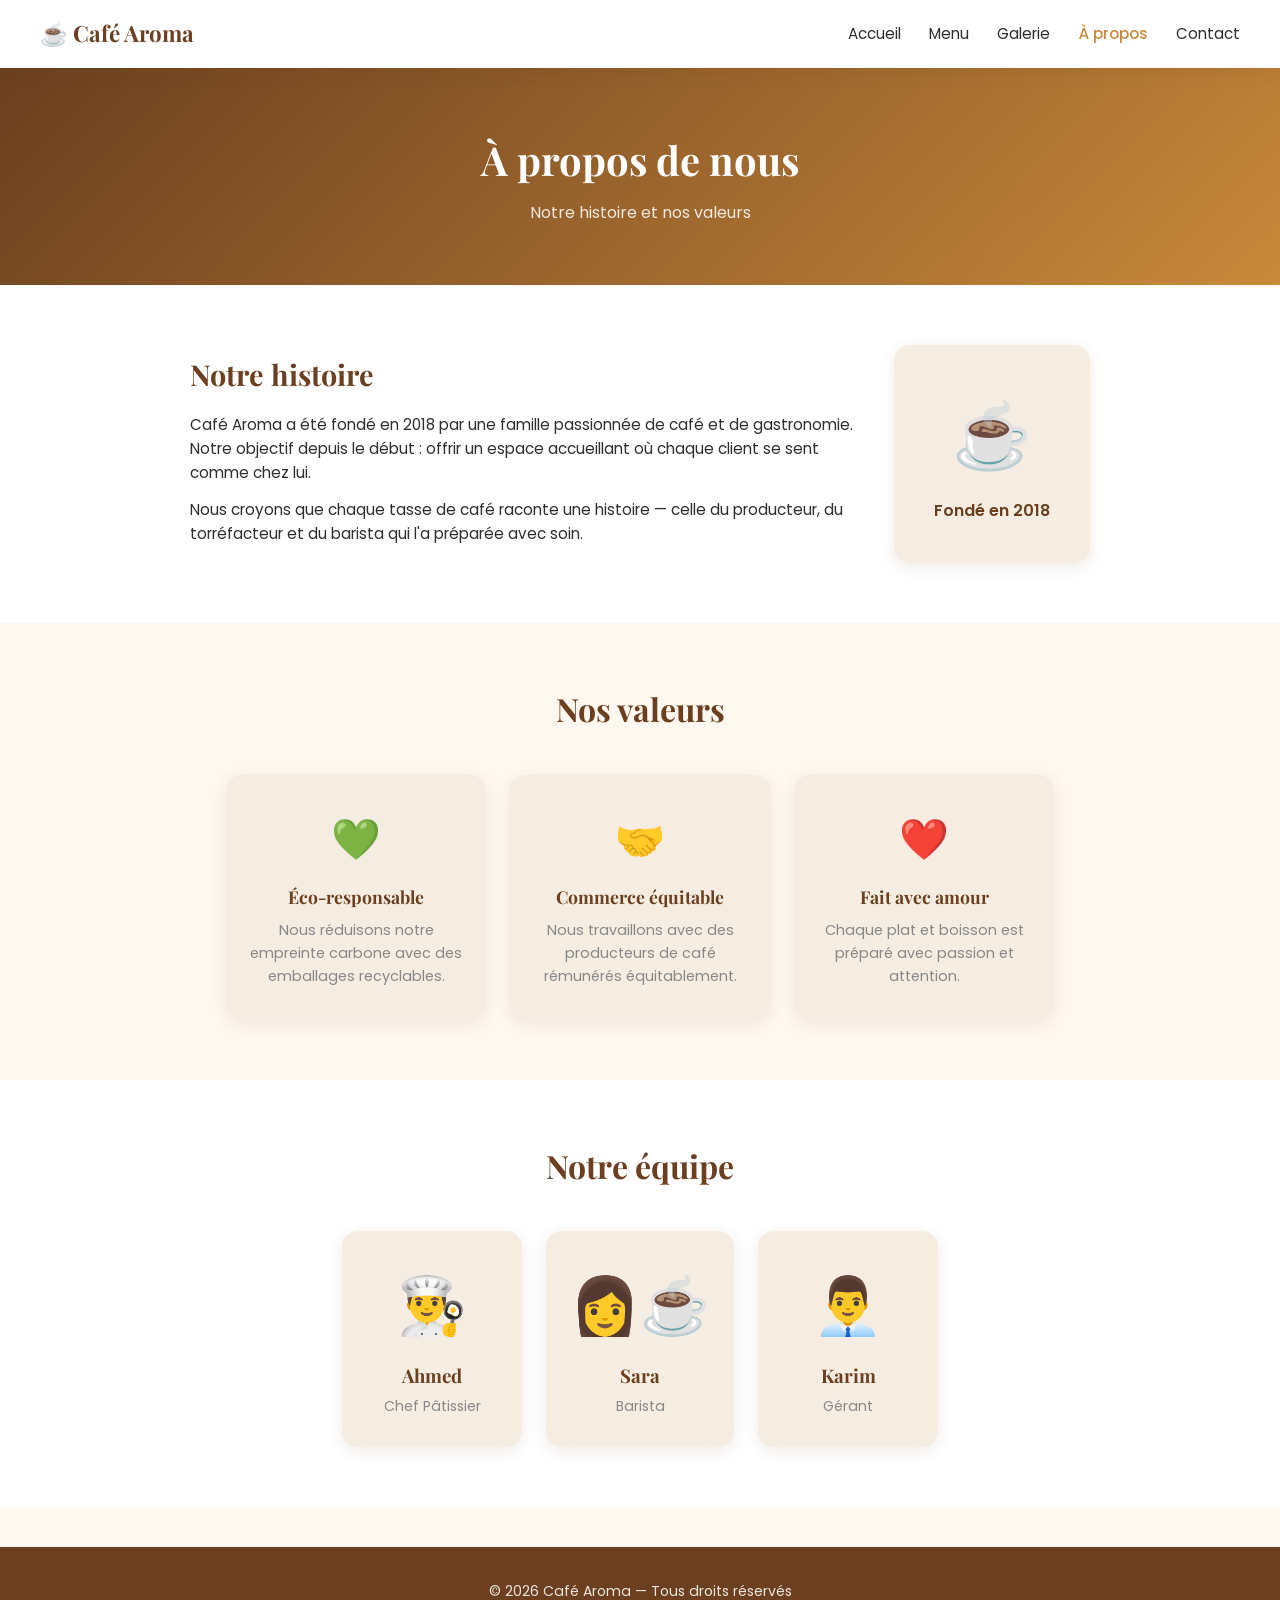
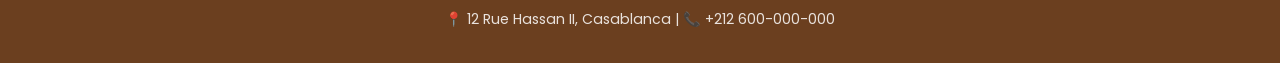
<file: apropos.html>
<!DOCTYPE html>
<html lang="fr">
<head>
  <meta charset="UTF-8" />
  <meta name="viewport" content="width=device-width, initial-scale=1.0" />
  <title>Café Aroma - À propos</title>
  <link rel="stylesheet" href="style.css" />
  <link href="https://fonts.googleapis.com/css2?family=Playfair+Display:wght@400;700&family=Poppins:wght@300;400;500&display=swap" rel="stylesheet" />
</head>
<body>

  <!-- NAVBAR -->
  <nav class="navbar" id="navbar">
    <div class="logo">☕ Café Aroma</div>
    <button class="hamburger" id="hamburger" aria-label="Menu">
      <span></span><span></span><span></span>
    </button>
    <ul class="nav-links" id="nav-links">
      <li><a href="index.html">Accueil</a></li>
      <li><a href="menu.html">Menu</a></li>
      <li><a href="galerie.html">Galerie</a></li>
      <li><a href="apropos.html" class="active">À propos</a></li>
      <li><a href="contact.html">Contact</a></li>
    </ul>
  </nav>

  <!-- EN-TÊTE -->
  <div class="page-header">
    <h1>À propos de nous</h1>
    <p>Notre histoire et nos valeurs</p>
  </div>

  <!-- SECTION HISTOIRE -->
  <section class="about-section">
    <div class="about-container">

      <div class="about-text">
        <h2>Notre histoire</h2>
        <p>
          Café Aroma a été fondé en 2018 par une famille passionnée de café et de gastronomie.
          Notre objectif depuis le début : offrir un espace accueillant où chaque client se sent
          comme chez lui.
        </p>
        <p>
          Nous croyons que chaque tasse de café raconte une histoire — celle du producteur,
          du torréfacteur et du barista qui l'a préparée avec soin.
        </p>
      </div>

      <div class="about-emoji-card">
        <span>☕</span>
        <p>Fondé en 2018</p>
      </div>

    </div>
  </section>

  <!-- SECTION VALEURS -->
  <section class="values-section">
    <h2 class="section-title">Nos valeurs</h2>
    <div class="features-grid">
      <div class="card">
        <span class="icon">💚</span>
        <h3>Éco-responsable</h3>
        <p>Nous réduisons notre empreinte carbone avec des emballages recyclables.</p>
      </div>
      <div class="card">
        <span class="icon">🤝</span>
        <h3>Commerce équitable</h3>
        <p>Nous travaillons avec des producteurs de café rémunérés équitablement.</p>
      </div>
      <div class="card">
        <span class="icon">❤️</span>
        <h3>Fait avec amour</h3>
        <p>Chaque plat et boisson est préparé avec passion et attention.</p>
      </div>
    </div>
  </section>

  <!-- ÉQUIPE -->
  <section class="team-section">
    <h2 class="section-title">Notre équipe</h2>
    <div class="team-grid">
      <div class="team-card">
        <div class="team-avatar">👨‍🍳</div>
        <h3>Ahmed</h3>
        <p>Chef Pâtissier</p>
      </div>
      <div class="team-card">
        <div class="team-avatar">👩‍☕</div>
        <h3>Sara</h3>
        <p>Barista</p>
      </div>
      <div class="team-card">
        <div class="team-avatar">👨‍💼</div>
        <h3>Karim</h3>
        <p>Gérant</p>
      </div>
    </div>
  </section>

  <!-- FOOTER -->
  <footer class="footer">
    <p>© 2026 Café Aroma — Tous droits réservés</p>
    <p>📍 12 Rue Hassan II, Casablanca | 📞 +212 600-000-000</p>
  </footer>

  <script src="script.js"></script>
</body>
</html>
</file>
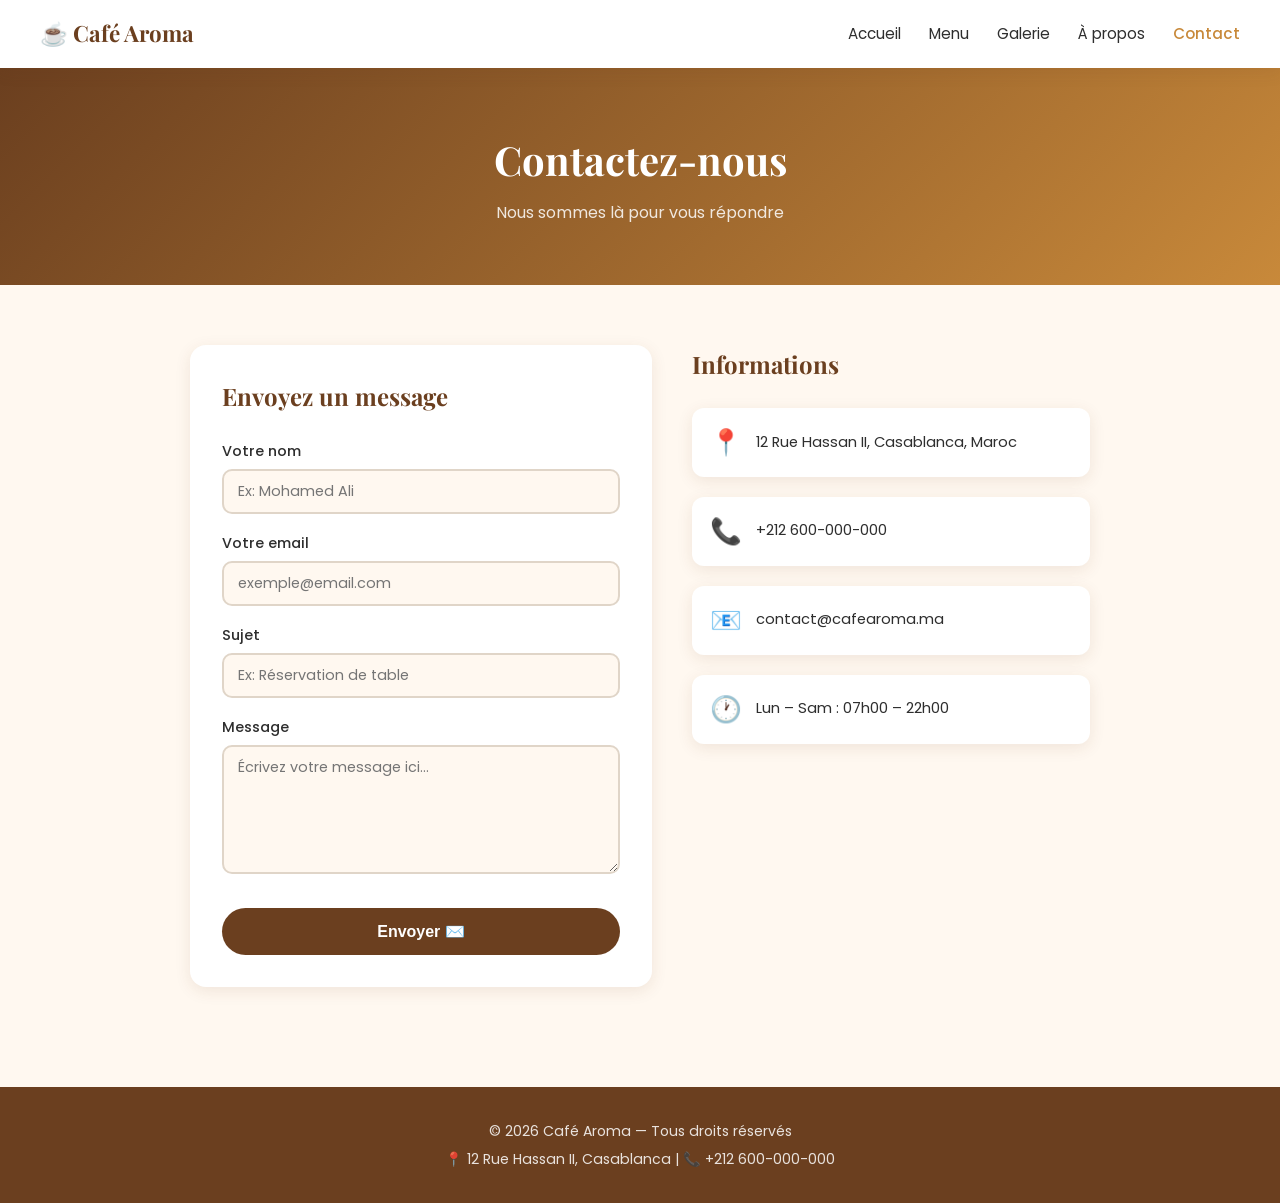
<file: contact.html>
<!DOCTYPE html>
<html lang="fr">
<head>
  <meta charset="UTF-8" />
  <meta name="viewport" content="width=device-width, initial-scale=1.0" />
  <title>Café Aroma - Contact</title>
  <link rel="stylesheet" href="style.css" />
  <link href="https://fonts.googleapis.com/css2?family=Playfair+Display:wght@400;700&family=Poppins:wght@300;400;500&display=swap" rel="stylesheet" />
</head>
<body>

  <!-- NAVBAR -->
  <nav class="navbar" id="navbar">
    <div class="logo">☕ Café Aroma</div>
    <button class="hamburger" id="hamburger" aria-label="Menu">
      <span></span><span></span><span></span>
    </button>
    <ul class="nav-links" id="nav-links">
      <li><a href="index.html">Accueil</a></li>
      <li><a href="menu.html">Menu</a></li>
      <li><a href="galerie.html">Galerie</a></li>
      <li><a href="apropos.html">À propos</a></li>
      <li><a href="contact.html" class="active">Contact</a></li>
    </ul>
  </nav>

  <!-- EN-TÊTE -->
  <div class="page-header">
    <h1>Contactez-nous</h1>
    <p>Nous sommes là pour vous répondre</p>
  </div>

  <!-- SECTION CONTACT -->
  <section class="contact-section">
    <div class="contact-container">

      <!-- FORMULAIRE -->
      <div class="contact-form">
        <h2>Envoyez un message</h2>

        <div class="form-group">
          <label for="nom">Votre nom</label>
          <input type="text" id="nom" placeholder="Ex: Mohamed Ali" />
        </div>

        <div class="form-group">
          <label for="email">Votre email</label>
          <input type="email" id="email" placeholder="exemple@email.com" />
        </div>

        <div class="form-group">
          <label for="sujet">Sujet</label>
          <input type="text" id="sujet" placeholder="Ex: Réservation de table" />
        </div>

        <div class="form-group">
          <label for="message">Message</label>
          <textarea id="message" rows="5" placeholder="Écrivez votre message ici..."></textarea>
        </div>

        <!-- Bouton d'envoi (JS gère la validation) -->
        <button class="btn" id="send-btn" onclick="envoyerMessage()">Envoyer ✉️</button>

        <!-- Message de confirmation (caché par défaut) -->
        <p id="confirmation" class="confirmation-msg" style="display:none;">
          ✅ Votre message a été envoyé ! Merci.
        </p>
      </div>

      <!-- INFOS CONTACT -->
      <div class="contact-info">
        <h2>Informations</h2>
        <div class="info-item">
          <span>📍</span>
          <p>12 Rue Hassan II, Casablanca, Maroc</p>
        </div>
        <div class="info-item">
          <span>📞</span>
          <p>+212 600-000-000</p>
        </div>
        <div class="info-item">
          <span>📧</span>
          <p>contact@cafearoma.ma</p>
        </div>
        <div class="info-item">
          <span>🕐</span>
          <p>Lun – Sam : 07h00 – 22h00</p>
        </div>
      </div>

    </div>
  </section>

  <!-- FOOTER -->
  <footer class="footer">
    <p>© 2026 Café Aroma — Tous droits réservés</p>
    <p>📍 12 Rue Hassan II, Casablanca | 📞 +212 600-000-000</p>
  </footer>

  <script src="script.js"></script>
</body>
</html>
</file>
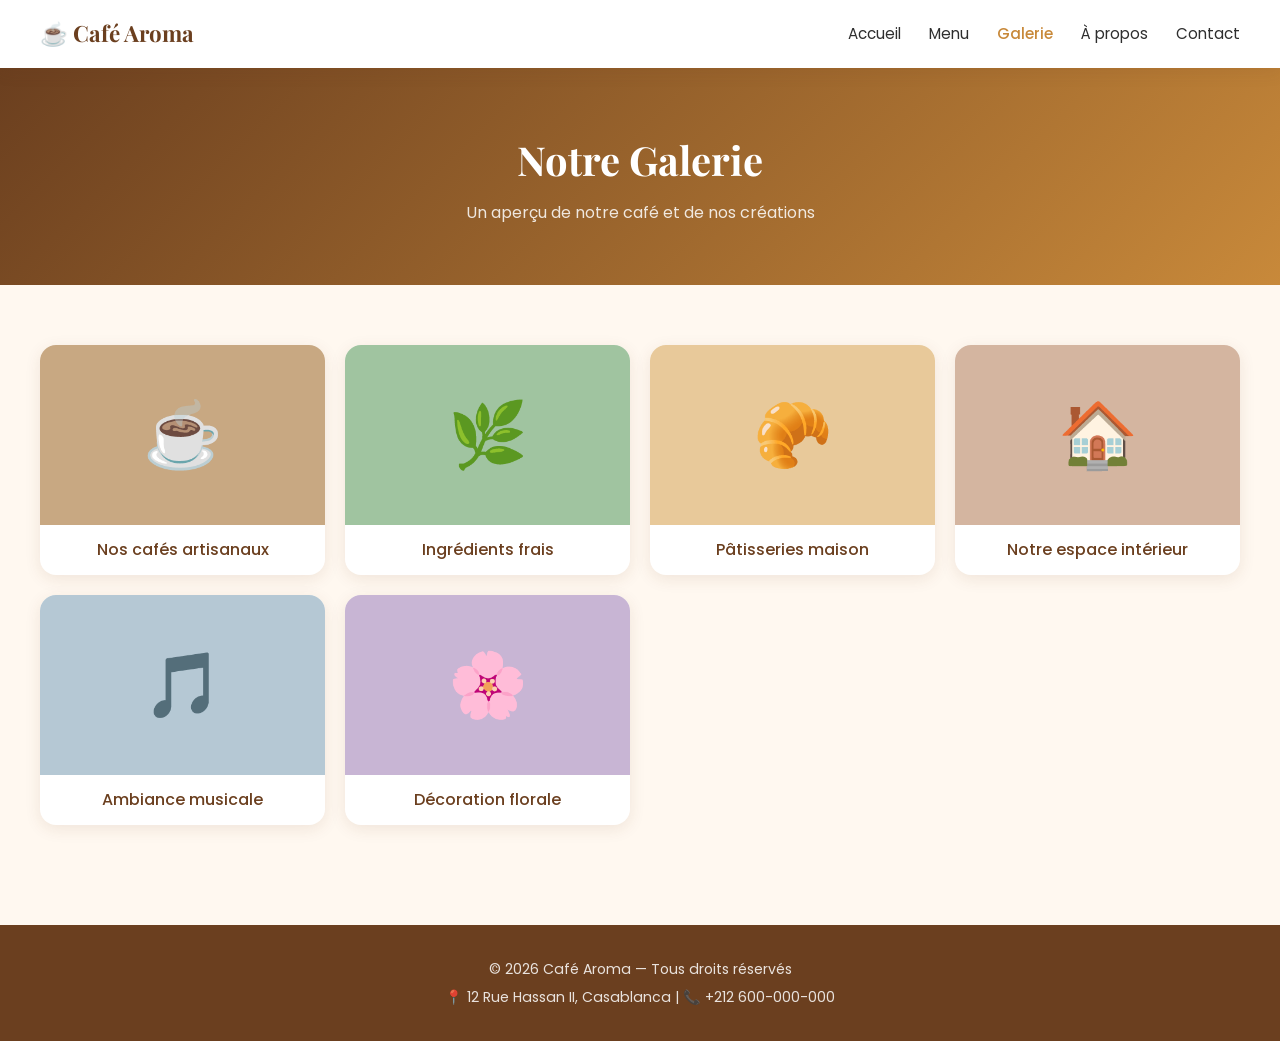
<file: galerie.html>
<!DOCTYPE html>
<html lang="fr">
<head>
  <meta charset="UTF-8" />
  <meta name="viewport" content="width=device-width, initial-scale=1.0" />
  <title>Café Aroma - Galerie</title>
  <link rel="stylesheet" href="style.css" />
  <link href="https://fonts.googleapis.com/css2?family=Playfair+Display:wght@400;700&family=Poppins:wght@300;400;500&display=swap" rel="stylesheet" />
</head>
<body>

  <!-- NAVBAR -->
  <nav class="navbar" id="navbar">
    <div class="logo">☕ Café Aroma</div>
    <button class="hamburger" id="hamburger" aria-label="Menu">
      <span></span><span></span><span></span>
    </button>
    <ul class="nav-links" id="nav-links">
      <li><a href="index.html">Accueil</a></li>
      <li><a href="menu.html">Menu</a></li>
      <li><a href="galerie.html" class="active">Galerie</a></li>
      <li><a href="apropos.html">À propos</a></li>
      <li><a href="contact.html">Contact</a></li>
    </ul>
  </nav>

  <!-- EN-TÊTE -->
  <div class="page-header">
    <h1>Notre Galerie</h1>
    <p>Un aperçu de notre café et de nos créations</p>
  </div>

  <!-- GRILLE GALERIE -->
  <section class="galerie-section">
    <div class="galerie-grid">

      <div class="galerie-card">
        <div class="galerie-img" style="background-color: #c8a882;">
          <span>☕</span>
        </div>
        <p>Nos cafés artisanaux</p>
      </div>

      <div class="galerie-card">
        <div class="galerie-img" style="background-color: #a0c4a0;">
          <span>🌿</span>
        </div>
        <p>Ingrédients frais</p>
      </div>

      <div class="galerie-card">
        <div class="galerie-img" style="background-color: #e8c99a;">
          <span>🥐</span>
        </div>
        <p>Pâtisseries maison</p>
      </div>

      <div class="galerie-card">
        <div class="galerie-img" style="background-color: #d4b5a0;">
          <span>🏠</span>
        </div>
        <p>Notre espace intérieur</p>
      </div>

      <div class="galerie-card">
        <div class="galerie-img" style="background-color: #b5c8d4;">
          <span>🎵</span>
        </div>
        <p>Ambiance musicale</p>
      </div>

      <div class="galerie-card">
        <div class="galerie-img" style="background-color: #c8b5d4;">
          <span>🌸</span>
        </div>
        <p>Décoration florale</p>
      </div>

    </div>
  </section>

  <!-- FOOTER -->
  <footer class="footer">
    <p>© 2026 Café Aroma — Tous droits réservés</p>
    <p>📍 12 Rue Hassan II, Casablanca | 📞 +212 600-000-000</p>
  </footer>

  <script src="script.js"></script>
</body>
</html>
</file>
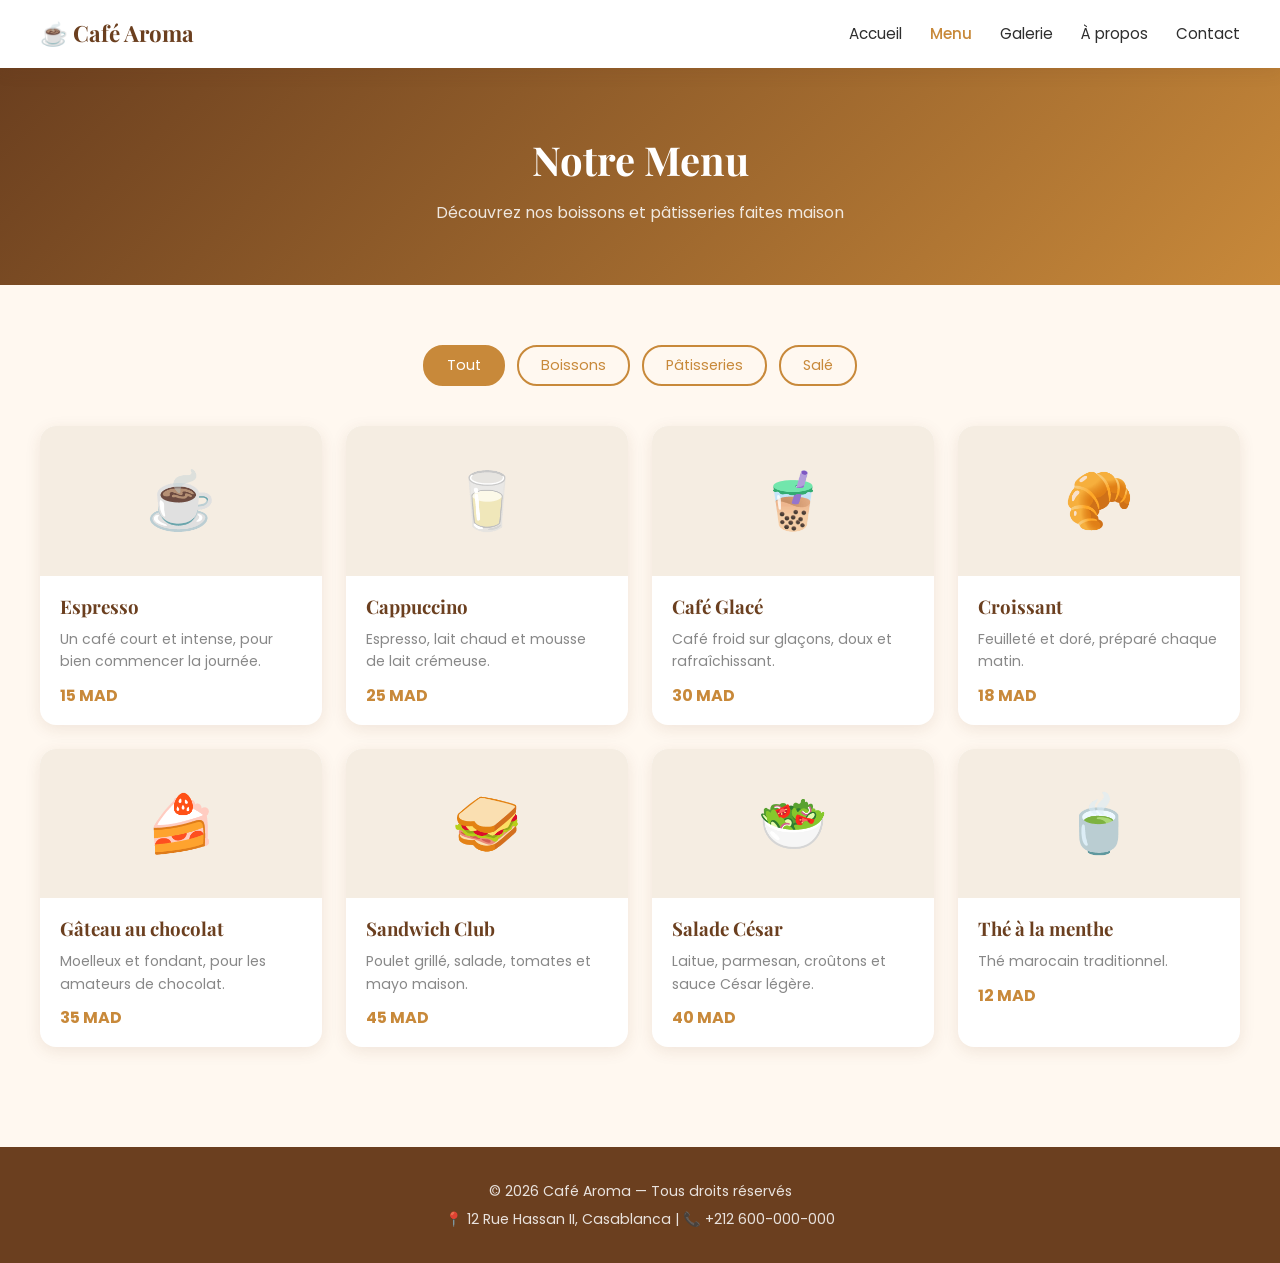
<file: menu.html>
<!DOCTYPE html>
<html lang="fr">
<head>
  <meta charset="UTF-8" />
  <meta name="viewport" content="width=device-width, initial-scale=1.0" />
  <title>Café Aroma - Menu</title>
  <link rel="stylesheet" href="style.css" />
  <link href="https://fonts.googleapis.com/css2?family=Playfair+Display:wght@400;700&family=Poppins:wght@300;400;500&display=swap" rel="stylesheet" />
</head>
<body>

  <!-- NAVBAR -->
  <nav class="navbar" id="navbar">
    <div class="logo">☕ Café Aroma</div>
    <button class="hamburger" id="hamburger" aria-label="Menu">
      <span></span><span></span><span></span>
    </button>
    <ul class="nav-links" id="nav-links">
      <li><a href="index.html">Accueil</a></li>
      <li><a href="menu.html" class="active">Menu</a></li>
      <li><a href="galerie.html">Galerie</a></li>
      <li><a href="apropos.html">À propos</a></li>
      <li><a href="contact.html">Contact</a></li>
    </ul>
  </nav>

  <!-- EN-TÊTE DE PAGE -->
  <div class="page-header">
    <h1>Notre Menu</h1>
    <p>Découvrez nos boissons et pâtisseries faites maison</p>
  </div>

  <!-- FILTRES PAR CATÉGORIE -->
  <section class="menu-section">
    <div class="filter-btns">
      <button class="filter-btn active" data-cat="all">Tout</button>
      <button class="filter-btn" data-cat="boissons">Boissons</button>
      <button class="filter-btn" data-cat="patisseries">Pâtisseries</button>
      <button class="filter-btn" data-cat="salé">Salé</button>
    </div>

    <!-- GRILLE DES PRODUITS -->
    <div class="menu-grid" id="menu-grid">

      <div class="menu-item" data-cat="boissons">
        <div class="menu-img">☕</div>
        <div class="menu-info">
          <h3>Espresso</h3>
          <p>Un café court et intense, pour bien commencer la journée.</p>
          <span class="price">15 MAD</span>
        </div>
      </div>

      <div class="menu-item" data-cat="boissons">
        <div class="menu-img">🥛</div>
        <div class="menu-info">
          <h3>Cappuccino</h3>
          <p>Espresso, lait chaud et mousse de lait crémeuse.</p>
          <span class="price">25 MAD</span>
        </div>
      </div>

      <div class="menu-item" data-cat="boissons">
        <div class="menu-img">🧋</div>
        <div class="menu-info">
          <h3>Café Glacé</h3>
          <p>Café froid sur glaçons, doux et rafraîchissant.</p>
          <span class="price">30 MAD</span>
        </div>
      </div>

      <div class="menu-item" data-cat="patisseries">
        <div class="menu-img">🥐</div>
        <div class="menu-info">
          <h3>Croissant</h3>
          <p>Feuilleté et doré, préparé chaque matin.</p>
          <span class="price">18 MAD</span>
        </div>
      </div>

      <div class="menu-item" data-cat="patisseries">
        <div class="menu-img">🍰</div>
        <div class="menu-info">
          <h3>Gâteau au chocolat</h3>
          <p>Moelleux et fondant, pour les amateurs de chocolat.</p>
          <span class="price">35 MAD</span>
        </div>
      </div>

      <div class="menu-item" data-cat="salé">
        <div class="menu-img">🥪</div>
        <div class="menu-info">
          <h3>Sandwich Club</h3>
          <p>Poulet grillé, salade, tomates et mayo maison.</p>
          <span class="price">45 MAD</span>
        </div>
      </div>

      <div class="menu-item" data-cat="salé">
        <div class="menu-img">🥗</div>
        <div class="menu-info">
          <h3>Salade César</h3>
          <p>Laitue, parmesan, croûtons et sauce César légère.</p>
          <span class="price">40 MAD</span>
        </div>
      </div>

      <div class="menu-item" data-cat="boissons">
        <div class="menu-img">🍵</div>
        <div class="menu-info">
          <h3>Thé à la menthe</h3>
          <p>Thé marocain traditionnel.</p>
          <span class="price">12 MAD</span>
        </div>
      </div>

    </div>
  </section>

  <!-- FOOTER -->
  <footer class="footer">
    <p>© 2026 Café Aroma — Tous droits réservés</p>
    <p>📍 12 Rue Hassan II, Casablanca | 📞 +212 600-000-000</p>
  </footer>

  <script src="script.js"></script>
</body>
</html>
</file>
<file: style.css>
/* =============================================
   index.css — Café Aroma
   Projet Web 1 — HTML5 / CSS / JavaScript
   ============================================= */

/* ===== VARIABLES DE COULEURS ===== */
:root {
  --marron:     #6b3f1f;
  --beige:      #f5ede2;
  --creme:      #fff8f0;
  --or:         #c8893a;
  --texte:      #2e2e2e;
  --gris:       #888;
  --blanc:      #ffffff;
  --ombre:      0 4px 16px rgba(107, 63, 31, 0.1);
}

/* ===== RESET DE BASE ===== */
* {
  margin: 0;
  padding: 0;
  box-sizing: border-box;
}

body {
  font-family: 'Poppins', sans-serif;
  background-color: var(--creme);
  color: var(--texte);
  line-height: 1.6;
}

h1, h2, h3 {
  font-family: 'Playfair Display', serif;
}

/* ===== NAVBAR ===== */
.navbar {
  display: flex;
  justify-content: space-between;
  align-items: center;
  padding: 16px 40px;
  background-color: var(--blanc);
  box-shadow: var(--ombre);
  position: sticky;
  top: 0;
  z-index: 100;
}

.logo {
  font-family: 'Playfair Display', serif;
  font-size: 1.4rem;
  color: var(--marron);
  font-weight: 700;
}

.nav-links {
  list-style: none;
  display: flex;
  gap: 28px;
}

.nav-links a {
  text-decoration: none;
  color: var(--texte);
  font-size: 0.95rem;
  font-weight: 400;
  transition: color 0.2s;
}

.nav-links a:hover,
.nav-links a.active {
  color: var(--or);
  font-weight: 500;
}

/* Bouton hamburger (mobile) */
.hamburger {
  display: none;
  flex-direction: column;
  gap: 5px;
  background: none;
  border: none;
  cursor: pointer;
}

.hamburger span {
  display: block;
  width: 26px;
  height: 2px;
  background-color: var(--marron);
  border-radius: 2px;
  transition: all 0.3s;
}

/* ===== HERO ===== */
.hero {
  position: relative;
  width: 100%;
  min-height: 100vh;
  display: flex;
  align-items: center;
  justify-content: center;
  overflow: hidden;
  color: var(--blanc);
  text-align: center;
}

/* Image d'arrière-plan — couvre tout le hero */
.hero-bg-img {
  position: absolute;
  top: 0;
  left: 0;
  width: 100%;
  height: 100%;
  object-fit: cover;
  object-position: center;
  z-index: 1;
}

/* Overlay sombre par-dessus l'image pour la lisibilité */
.hero-overlay {
  position: absolute;
  top: 0;
  left: 0;
  width: 100%;
  height: 100%;
  background: linear-gradient(
    180deg,
    rgba(107, 63, 31, 0.65) 0%,
    rgba(46, 30, 15, 0.80) 100%
  );
  z-index: 2;
}

/* Contenu textuel au-dessus de l'image et de l'overlay */
.hero-content {
  position: relative;
  z-index: 3;
  padding: 40px 20px;
  max-width: 700px;
  animation: heroFadeIn 1.2s ease-out both;
}

@keyframes heroFadeIn {
  from {
    opacity: 0;
    transform: translateY(30px);
  }
  to {
    opacity: 1;
    transform: translateY(0);
  }
}

.hero-sub {
  font-size: 1rem;
  letter-spacing: 3px;
  text-transform: uppercase;
  opacity: 0.85;
  margin-bottom: 10px;
}

.hero h1 {
  font-size: 3.8rem;
  margin-bottom: 16px;
  text-shadow: 0 2px 12px rgba(0, 0, 0, 0.3);
}

.hero-desc {
  font-size: 1.15rem;
  max-width: 520px;
  margin: 0 auto 34px;
  opacity: 0.92;
  line-height: 1.7;
}

/* ===== BOUTON ===== */
.btn {
  display: inline-block;
  background-color: var(--blanc);
  color: var(--marron);
  padding: 14px 36px;
  border-radius: 30px;
  text-decoration: none;
  font-weight: 600;
  font-size: 0.95rem;
  transition: transform 0.2s, box-shadow 0.2s, background-color 0.2s, color 0.2s;
  border: none;
  cursor: pointer;
}

.btn:hover {
  transform: translateY(-3px);
  box-shadow: 0 8px 24px rgba(0, 0, 0, 0.2);
  background-color: var(--or);
  color: var(--blanc);
}

/* ===== SECTION TITLE ===== */
.section-title {
  text-align: center;
  font-size: 2rem;
  color: var(--marron);
  margin-bottom: 40px;
}

/* ===== FEATURES / CARTES ===== */
.features {
  padding: 70px 40px;
  background-color: var(--blanc);
}

.features-grid {
  display: flex;
  gap: 24px;
  justify-content: center;
  flex-wrap: wrap;
}

.card {
  background-color: var(--beige);
  border-radius: 16px;
  padding: 32px 24px;
  text-align: center;
  max-width: 260px;
  box-shadow: var(--ombre);
  transition: transform 0.2s;
}

.card:hover {
  transform: translateY(-4px);
}

.card .icon {
  font-size: 2.5rem;
  display: block;
  margin-bottom: 12px;
}

.card h3 {
  font-size: 1.1rem;
  color: var(--marron);
  margin-bottom: 8px;
}

.card p {
  font-size: 0.9rem;
  color: var(--gris);
}

/* ===== CITATION ===== */
.quote-section {
  background-color: var(--beige);
  padding: 60px 40px;
  text-align: center;
}

.quote-section blockquote {
  font-family: 'Playfair Display', serif;
  font-size: 1.5rem;
  font-style: italic;
  color: var(--marron);
  max-width: 600px;
  margin: 0 auto;
}

/* ===== EN-TÊTE DES PAGES INTERNES ===== */
.page-header {
  background: linear-gradient(135deg, var(--marron), var(--or));
  color: var(--blanc);
  text-align: center;
  padding: 60px 20px;
}

.page-header h1 {
  font-size: 2.5rem;
  margin-bottom: 8px;
}

.page-header p {
  font-size: 1rem;
  opacity: 0.85;
}

/* ===== MENU PAGE ===== */
.menu-section {
  padding: 60px 40px;
}

.filter-btns {
  display: flex;
  gap: 12px;
  justify-content: center;
  flex-wrap: wrap;
  margin-bottom: 40px;
}

.filter-btn {
  padding: 8px 22px;
  border-radius: 20px;
  border: 2px solid var(--or);
  background: none;
  color: var(--or);
  font-family: 'Poppins', sans-serif;
  font-size: 0.9rem;
  cursor: pointer;
  transition: all 0.2s;
}

.filter-btn.active,
.filter-btn:hover {
  background-color: var(--or);
  color: var(--blanc);
}

.menu-grid {
  display: grid;
  grid-template-columns: repeat(auto-fill, minmax(260px, 1fr));
  gap: 24px;
}

.menu-item {
  background-color: var(--blanc);
  border-radius: 16px;
  overflow: hidden;
  box-shadow: var(--ombre);
  transition: transform 0.2s;
}

.menu-item:hover {
  transform: translateY(-4px);
}

.menu-img {
  background-color: var(--beige);
  text-align: center;
  font-size: 3.5rem;
  padding: 30px;
}

.menu-info {
  padding: 16px 20px;
}

.menu-info h3 {
  color: var(--marron);
  margin-bottom: 6px;
}

.menu-info p {
  font-size: 0.88rem;
  color: var(--gris);
  margin-bottom: 10px;
}

.price {
  font-weight: 700;
  color: var(--or);
  font-size: 1rem;
}

/* ===== GALERIE PAGE ===== */
.galerie-section {
  padding: 60px 40px;
}

.galerie-grid {
  display: grid;
  grid-template-columns: repeat(auto-fill, minmax(240px, 1fr));
  gap: 20px;
}

.galerie-card {
  border-radius: 16px;
  overflow: hidden;
  box-shadow: var(--ombre);
  text-align: center;
  background-color: var(--blanc);
}

.galerie-img {
  height: 180px;
  display: flex;
  align-items: center;
  justify-content: center;
  font-size: 4rem;
  transition: transform 0.3s;
}

.galerie-card:hover .galerie-img {
  transform: scale(1.05);
}

.galerie-card p {
  padding: 12px;
  color: var(--marron);
  font-weight: 500;
}

/* ===== À PROPOS PAGE ===== */
.about-section {
  padding: 60px 40px;
  background-color: var(--blanc);
}

.about-container {
  max-width: 900px;
  margin: 0 auto;
  display: flex;
  gap: 40px;
  align-items: center;
  flex-wrap: wrap;
}

.about-text {
  flex: 1;
  min-width: 260px;
}

.about-text h2 {
  color: var(--marron);
  font-size: 1.8rem;
  margin-bottom: 16px;
}

.about-text p {
  color: var(--texte);
  margin-bottom: 12px;
  font-size: 0.95rem;
}

.about-emoji-card {
  background-color: var(--beige);
  border-radius: 16px;
  padding: 40px;
  text-align: center;
  font-size: 4rem;
  min-width: 160px;
  box-shadow: var(--ombre);
}

.about-emoji-card p {
  font-size: 1rem;
  color: var(--marron);
  margin-top: 10px;
  font-weight: 600;
}

.values-section {
  padding: 60px 40px;
}

.team-section {
  padding: 60px 40px;
  background-color: var(--blanc);
}

.team-grid {
  display: flex;
  gap: 24px;
  justify-content: center;
  flex-wrap: wrap;
}

.team-card {
  background-color: var(--beige);
  border-radius: 16px;
  padding: 30px 24px;
  text-align: center;
  min-width: 180px;
  box-shadow: var(--ombre);
}

.team-avatar {
  font-size: 3.5rem;
  margin-bottom: 10px;
}

.team-card h3 {
  color: var(--marron);
  margin-bottom: 4px;
}

.team-card p {
  font-size: 0.88rem;
  color: var(--gris);
}

/* ===== CONTACT PAGE ===== */
.contact-section {
  padding: 60px 40px;
}

.contact-container {
  max-width: 900px;
  margin: 0 auto;
  display: flex;
  gap: 40px;
  flex-wrap: wrap;
}

.contact-form {
  flex: 1;
  min-width: 280px;
  background-color: var(--blanc);
  padding: 32px;
  border-radius: 16px;
  box-shadow: var(--ombre);
}

.contact-form h2 {
  color: var(--marron);
  margin-bottom: 24px;
}

.form-group {
  margin-bottom: 18px;
}

.form-group label {
  display: block;
  font-size: 0.9rem;
  font-weight: 500;
  margin-bottom: 6px;
  color: var(--texte);
}

.form-group input,
.form-group textarea {
  width: 100%;
  padding: 10px 14px;
  border: 2px solid #e0d5c8;
  border-radius: 10px;
  font-family: 'Poppins', sans-serif;
  font-size: 0.9rem;
  color: var(--texte);
  background-color: var(--creme);
  transition: border-color 0.2s;
  outline: none;
}

.form-group input:focus,
.form-group textarea:focus {
  border-color: var(--or);
}

.contact-form .btn {
  background-color: var(--marron);
  color: var(--blanc);
  width: 100%;
  text-align: center;
  margin-top: 8px;
  font-size: 1rem;
}

.confirmation-msg {
  margin-top: 16px;
  color: #3a8a3a;
  font-weight: 500;
  text-align: center;
}

.contact-info {
  flex: 1;
  min-width: 220px;
}

.contact-info h2 {
  color: var(--marron);
  margin-bottom: 24px;
}

.info-item {
  display: flex;
  align-items: center;
  gap: 14px;
  margin-bottom: 20px;
  background-color: var(--blanc);
  padding: 14px 18px;
  border-radius: 12px;
  box-shadow: var(--ombre);
}

.info-item span {
  font-size: 1.6rem;
}

.info-item p {
  font-size: 0.92rem;
  color: var(--texte);
}

/* ===== FOOTER ===== */
.footer {
  background-color: var(--marron);
  color: rgba(255, 255, 255, 0.85);
  text-align: center;
  padding: 30px 20px;
  font-size: 0.88rem;
  line-height: 2;
  margin-top: 40px;
}

/* ===== RESPONSIVE (MOBILE) ===== */
@media (max-width: 768px) {

  /* Navbar mobile */
  .hamburger {
    display: flex;
  }

  .nav-links {
    display: none;
    flex-direction: column;
    position: absolute;
    top: 64px;
    left: 0;
    width: 100%;
    background-color: var(--blanc);
    padding: 16px 30px;
    box-shadow: var(--ombre);
    gap: 16px;
  }

  .nav-links.open {
    display: flex;
  }

  /* Hero mobile */
  .hero {
    min-height: 85vh;
  }

  .hero h1 {
    font-size: 2.4rem;
  }

  .hero-desc {
    font-size: 1rem;
  }

  .btn {
    padding: 12px 28px;
    font-size: 0.9rem;
  }

  /* Sections */
  .features,
  .menu-section,
  .galerie-section,
  .contact-section,
  .values-section,
  .team-section,
  .about-section {
    padding: 40px 20px;
  }

  .navbar {
    padding: 16px 24px;
  }
}

@media (max-width: 480px) {
  .hero h1 {
    font-size: 1.9rem;
  }

  .hero-sub {
    font-size: 0.85rem;
    letter-spacing: 2px;
  }
}
</file>
